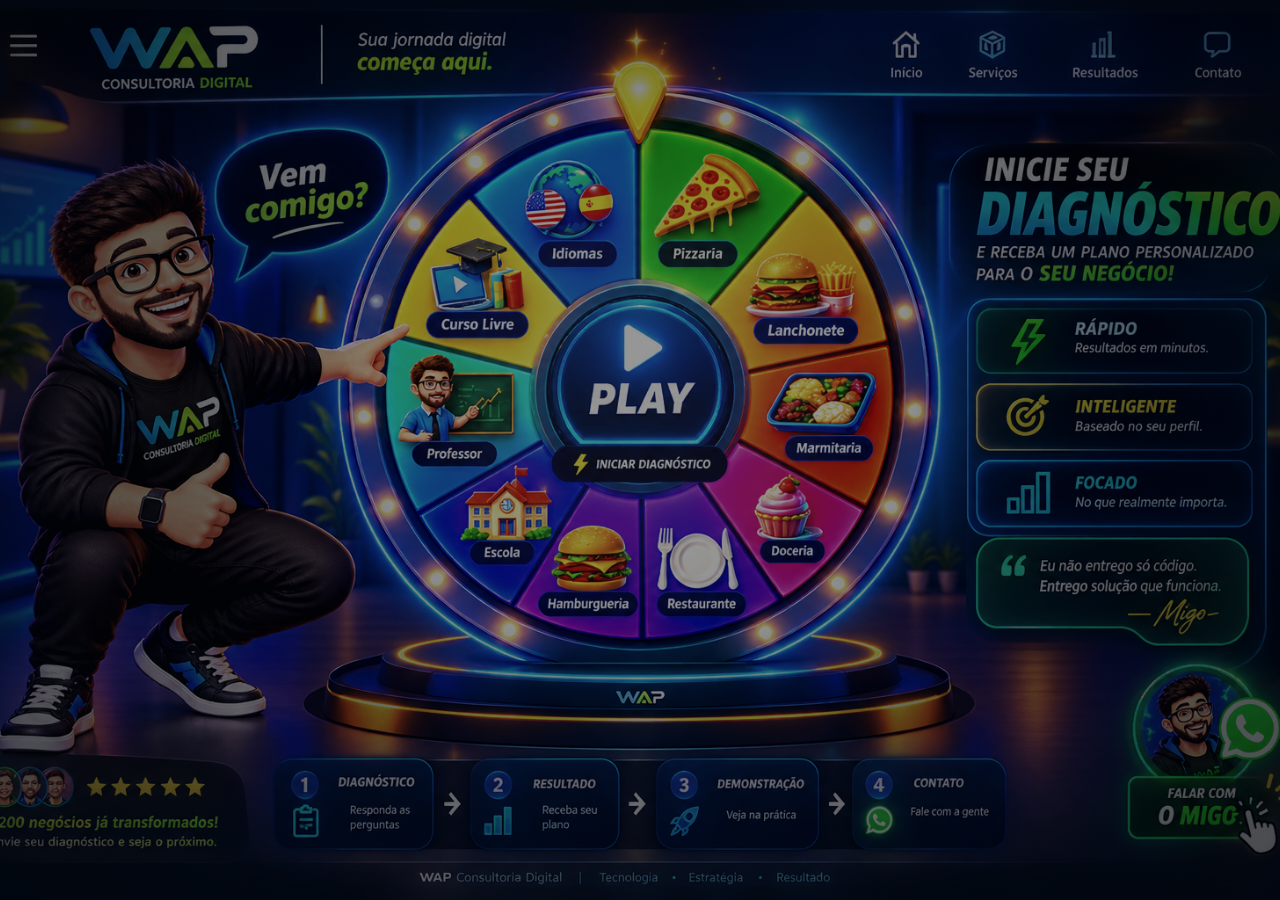
<file: index.html>
<!doctype html>
<html lang="pt-BR">
<head>
<meta charset="utf-8">
<meta name="viewport" content="width=device-width,initial-scale=1,viewport-fit=cover">
<meta name="theme-color" content="#020817">
<title>WAP — Experiência Inteligente</title>
<meta name="description" content="Diagnóstico interativo WAP: cenário, prioridades, demonstração e contato.">
<link rel="stylesheet" href="style.css">
</head>
<body>
<main id="app" class="app" data-view="intro" data-family="unknown">

  <!-- TELA 1 — REFERÊNCIA VISUAL APROVADA -->
  <section id="intro" class="view intro-view active" aria-label="Início">
    <div class="intro-image" aria-hidden="true"></div>
    <div class="intro-light-control" aria-hidden="true"></div>
    <button id="startBtn" class="play-target" type="button" aria-label="Iniciar diagnóstico">
      <span>Iniciar diagnóstico</span>
    </button>
  </section>

  <!-- SHELL ÚNICO DO JOGO. A GEOMETRIA NÃO MUDA ENTRE ESTADOS -->
  <section id="gameView" class="view game-view">
    <div class="game-bg" aria-hidden="true"></div>

    <header class="topbar">
      <div class="brand">
        <img src="assets/logo-wap.png" alt="WAP Consultoria Digital">
        <span class="brand-line"></span>
        <div class="brand-copy"><span>Sua jornada digital</span><b>começa aqui.</b></div>
      </div>
      <nav class="topnav" aria-label="Navegação WAP">
        <button type="button" data-home aria-label="Início"><svg viewBox="0 0 24 24"><path d="M3 11 12 3l9 8v9a1 1 0 0 1-1 1h-5v-7H9v7H4a1 1 0 0 1-1-1z"/></svg><small>Início</small></button>
        <button type="button" aria-label="Serviços"><svg viewBox="0 0 24 24"><path d="m12 3 8 4.5v9L12 21l-8-4.5v-9zm0 0v9m8-4.5-8 4.5-8-4.5"/></svg><small>Serviços</small></button>
        <button type="button" aria-label="Resultados"><svg viewBox="0 0 24 24"><path d="M5 20V9m7 11V4m7 16v-7"/></svg><small>Resultados</small></button>
        <button type="button" data-contact aria-label="Contato"><svg viewBox="0 0 24 24"><path d="M5 5h14a2 2 0 0 1 2 2v8a2 2 0 0 1-2 2h-7l-4 4v-4H5a2 2 0 0 1-2-2V7a2 2 0 0 1 2-2z"/></svg><small>Contato</small></button>
      </nav>
    </header>

    <div class="stage">
      <!-- ÁREA PRINCIPAL - apenas o conteúdo muda -->
      <section class="main-panel">

        <article id="questionScreen" class="screen active" data-screen="question">
          <div class="question-progress"><b id="qNumber">1</b><div id="qDots"></div></div>
          <span class="eyebrow">DIAGNÓSTICO</span>
          <h1 id="questionTitle">Qual é o principal objetivo do seu negócio hoje?</h1>
          <p id="questionHint" class="screen-help"></p>
          <div id="choices" class="choices"></div>
          <div class="screen-nav">
            <button id="questionBack" class="btn secondary" type="button">← Voltar</button>
            <span class="screen-status" id="questionStatus">Escolha uma opção</span>
            <button id="questionNext" class="btn primary" type="button" disabled>Avançar →</button>
          </div>
        </article>

        <article id="resultScreen" class="screen" data-screen="result">
          <span class="eyebrow">SEU DIAGNÓSTICO</span>
          <h1>Aqui está a <em>leitura do seu cenário</em></h1>
          <div id="signals" class="signal-layout"></div>
          <div class="recommendation">
            <span class="rec-icon">◎</span>
            <div><b>RECOMENDAÇÃO WAP</b><p id="recommendationText">Primeiro clareza. Depois tecnologia.</p></div>
          </div>
          <div class="screen-nav">
            <button class="btn secondary" data-back="question" type="button">← Voltar</button>
            <span class="screen-status">Leitura concluída</span>
            <button id="toDemo" class="btn primary" type="button">Avançar →</button>
          </div>
        </article>

        <article id="demoScreen" class="screen" data-screen="demo">
          <span class="eyebrow">DEMONSTRAÇÃO PERSONALIZADA</span>
          <h1 id="demoHeading"><em>Modelo funcional</em></h1>
          <p id="demoSub" class="screen-help centered"></p>

          <div id="demoProduct" class="demo-product"></div>

          <div id="demoFeatures" class="demo-features"></div>

          <div class="screen-nav">
            <button class="btn secondary" data-back="result" type="button">← Voltar</button>
            <span class="screen-status">Explore a solução indicada</span>
            <button id="toPlan" class="btn primary" type="button">Avançar →</button>
          </div>
        </article>

        <article id="planScreen" class="screen" data-screen="plan">
          <span class="eyebrow">PLANO DE AÇÃO</span>
          <h1>Seu cenário, prioridade e <em>próximo caminho</em></h1>
          <div class="plan-grid">
            <section><small>SEGMENTO</small><h2 id="planSegment">—</h2><p id="planSegmentText">—</p></section>
            <section><small>PRIORIDADE</small><h2 id="planPriority">—</h2><p id="planPriorityText">—</p></section>
            <section class="wide"><small>PRÓXIMO CAMINHO</small><h2 id="planNext">—</h2><p id="planNextText">—</p></section>
          </div>
          <div class="plan-actions">
            <a id="openModel" class="model-cta" href="#">
              <span class="model-cta-icon" id="modelIcon">▶</span>
              <span><b id="modelTitle">Ver demonstração funcional</b><small>O retorno para a WAP continua disponível.</small></span>
              <strong>↗</strong>
            </a>
          </div>
          <div class="screen-nav">
            <button class="btn secondary" data-back="demo" type="button">← Voltar</button>
            <span class="screen-status">Próximo: contato</span>
            <button id="toContact" class="btn primary" type="button">Avançar →</button>
          </div>
        </article>

        <article id="contactScreen" class="screen" data-screen="contact">
          <span class="eyebrow">CONTATO</span>
          <h1>Continue <em>exatamente de onde parou</em></h1>
          <p class="contact-lead">Seu segmento, respostas e prioridade já estão registrados nesta jornada.</p>
          <div class="contact-grid">
            <button id="waContact" class="contact-card wa" type="button">
              <span class="contact-symbol">✆</span><div><b>Fale com a WAP</b><small>Contato provisório enquanto ativamos o WhatsApp</small></div><strong>→</strong>
            </button>
            <a id="igContact" class="contact-card ig" href="#" target="_blank">
              <span class="contact-symbol">◎</span><div><b>Instagram</b><small>Conhecer a WAP</small></div><strong>→</strong>
            </a>
            <a id="fbContact" class="contact-card fb" href="#" target="_blank">
              <span class="contact-symbol">f</span><div><b>Facebook</b><small>Conhecer a WAP</small></div><strong>→</strong>
            </a>
          </div>

          <form id="leadForm" class="lead-form" hidden>
            <div class="lead-form-head"><div><span class="eyebrow">CONTATO WAP</span><h2>Deixe seu contato</h2><p>O WhatsApp está em ativação. Sua mensagem será preparada para envio por e-mail.</p></div><button id="closeLeadForm" type="button" aria-label="Fechar formulário">×</button></div>
            <div class="lead-fields">
              <label>Nome<input id="leadName" name="name" required autocomplete="name" placeholder="Seu nome"></label>
              <label>WhatsApp / telefone<input id="leadPhone" name="phone" autocomplete="tel" placeholder="(11) 99999-9999"></label>
              <label>E-mail<input id="leadEmail" name="email" type="email" autocomplete="email" placeholder="voce@email.com"></label>
              <label class="wide">Como podemos ajudar?<textarea id="leadMessage" name="message" required rows="3" placeholder="Conte rapidamente o que você procura"></textarea></label>
            </div>
            <div class="lead-actions"><small>Canal provisório até a ativação do WhatsApp.</small><button class="btn primary" type="submit">Enviar contato →</button></div>
          </form>
          <div class="contact-summary" id="contactSummary"></div>
          <div class="screen-nav">
            <button class="btn secondary" data-back="plan" type="button">← Voltar</button>
            <span class="screen-status">Jornada concluída</span>
            <button id="restart" class="btn primary" type="button">Recomeçar</button>
          </div>
        </article>
      </section>

      <!-- SUA JORNADA - SEMPRE VISÍVEL -->
      <aside class="journey-panel">
        <span class="eyebrow">SUA JORNADA</span>
        <div class="journey-progress">
          <div class="progress-ring" id="progressRing"><b id="progressPercent">20%</b></div>
          <div><span>Progresso do diagnóstico</span><strong id="progressLabel">1 de 6 etapas</strong></div>
        </div>
        <h3 id="journeyHeading">O QUE VEM POR AÍ</h3>
        <ol id="journeySteps">
          <li data-step="1"><b>1</b><span>Entender seu cenário<small>Perguntas inteligentes</small></span></li>
          <li data-step="2"><b>2</b><span>Leitura estratégica</span></li>
          <li data-step="3"><b>3</b><span>Resultado e prioridades</span></li>
          <li data-step="4"><b>4</b><span>Demonstração personalizada</span></li>
          <li data-step="5"><b>5</b><span>Plano de ação</span></li>
          <li data-step="6"><b>6</b><span>Contato</span></li>
        </ol>
        <div class="journey-tip">
          <span>💡</span>
          <div><b>DICA DO CONSULTOR</b><p id="journeyTip">Responda com sinceridade para receber uma leitura útil.</p></div>
        </div>
      </aside>
    </div>

    <!-- HUD INFERIOR - SEMPRE VISÍVEL -->
    <footer class="hud">
      <div class="hud-flow">
        <button data-jump="question"><b>1</b><span>DIAGNÓSTICO<small>Responda às perguntas</small></span></button>
        <i>→</i>
        <button data-jump="result"><b>2</b><span>RESULTADO<small>Receba sua leitura</small></span></button>
        <i>→</i>
        <button data-jump="demo"><b>3</b><span>DEMONSTRAÇÃO<small>Veja na prática</small></span></button>
        <i>→</i>
        <button data-jump="contact"><b>4</b><span>CONTATO<small>Fale com a gente</small></span></button>
      </div>
      <div class="social-dock" aria-label="Canais WAP">
        <a id="waDock" class="social wa" href="#" target="_blank" aria-label="WhatsApp"><svg viewBox="0 0 24 24"><path d="M20 11.5a8 8 0 0 1-11.8 7L4 20l1.5-4.1A8 8 0 1 1 20 11.5Z"/><path d="M9 8.5c.5 2.8 2.1 4.4 4.8 5"/></svg></a>
        <a id="igDock" class="social ig" href="#" target="_blank" aria-label="Instagram"><svg viewBox="0 0 24 24"><rect x="4" y="4" width="16" height="16" rx="5"/><circle cx="12" cy="12" r="4"/><circle cx="17" cy="7" r="1"/></svg></a>
        <a id="fbDock" class="social fb" href="#" target="_blank" aria-label="Facebook">f</a>
      </div>
    </footer>
  </section>

  <div id="toast" class="toast" aria-live="polite"></div>
</main>
<script src="config.js"></script>
<script src="prospects.js"></script>
<script src="script.js"></script>
</body>
</html>
</file>
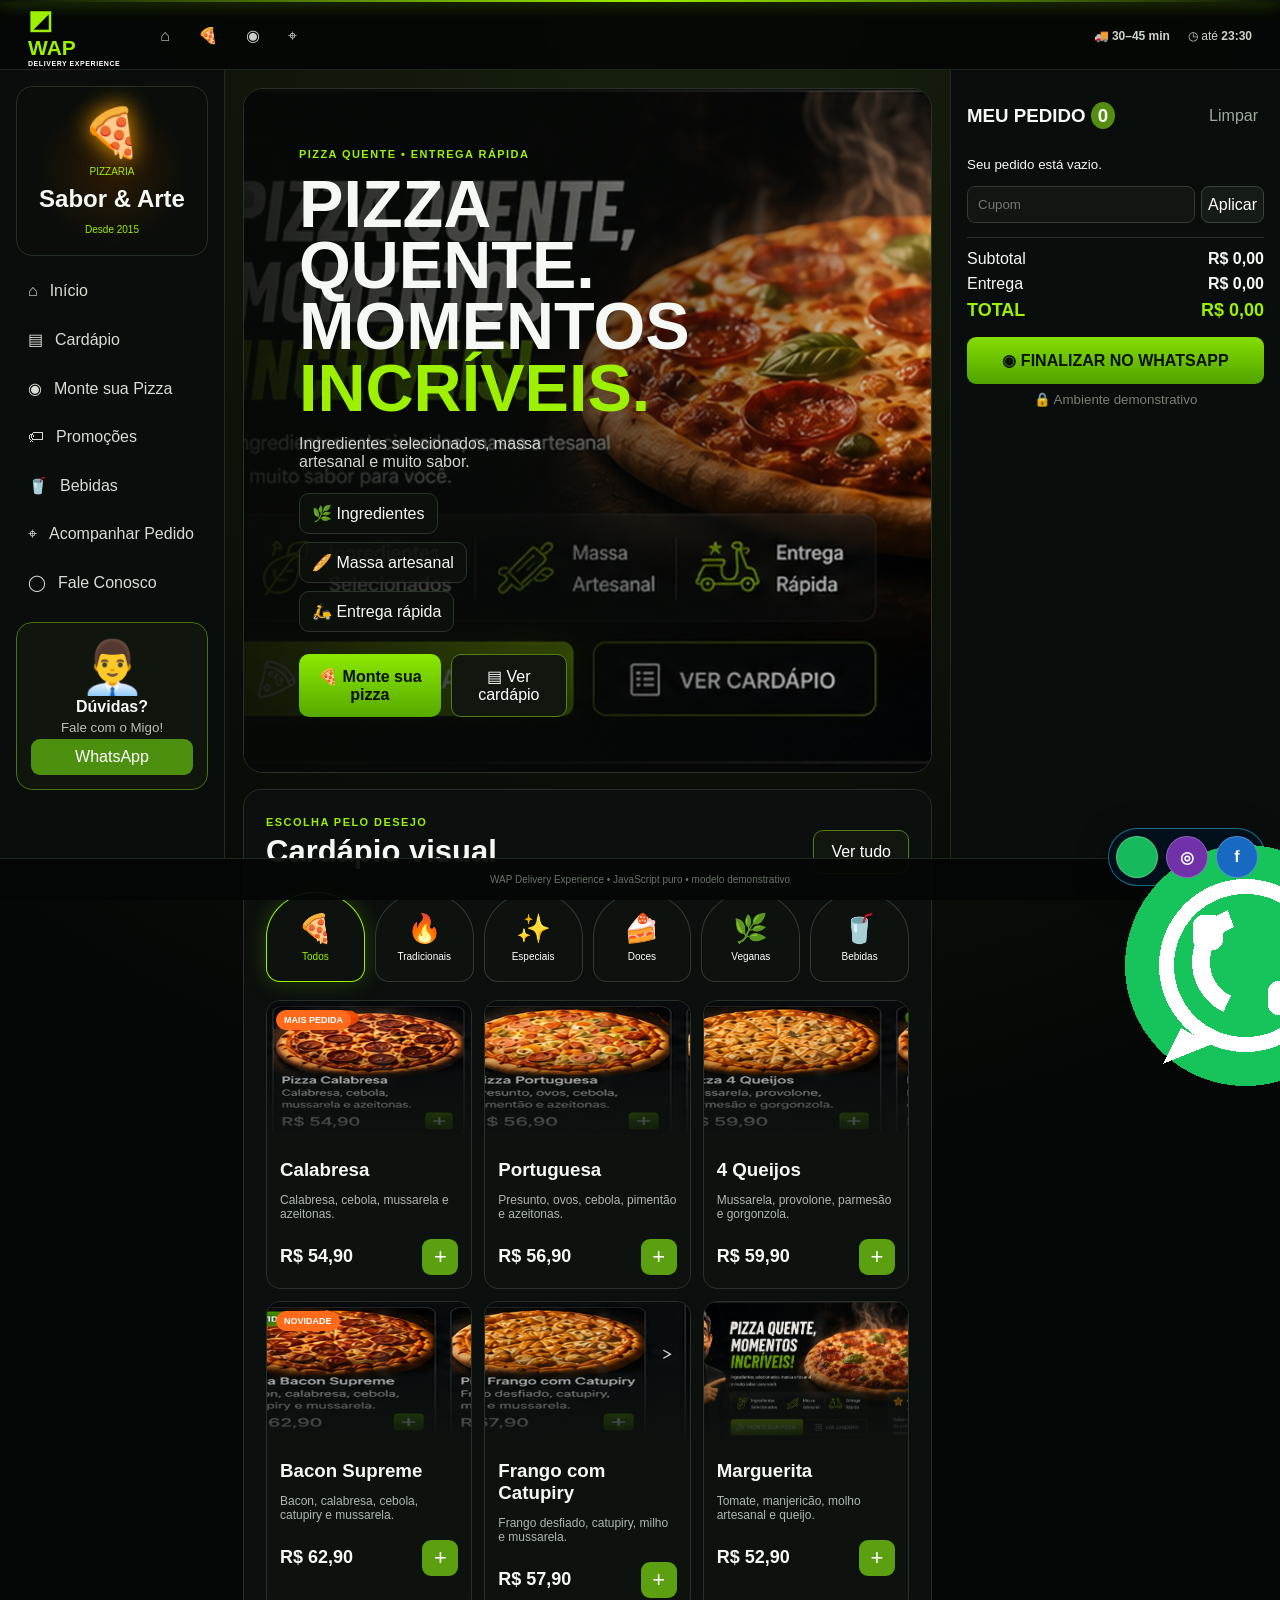
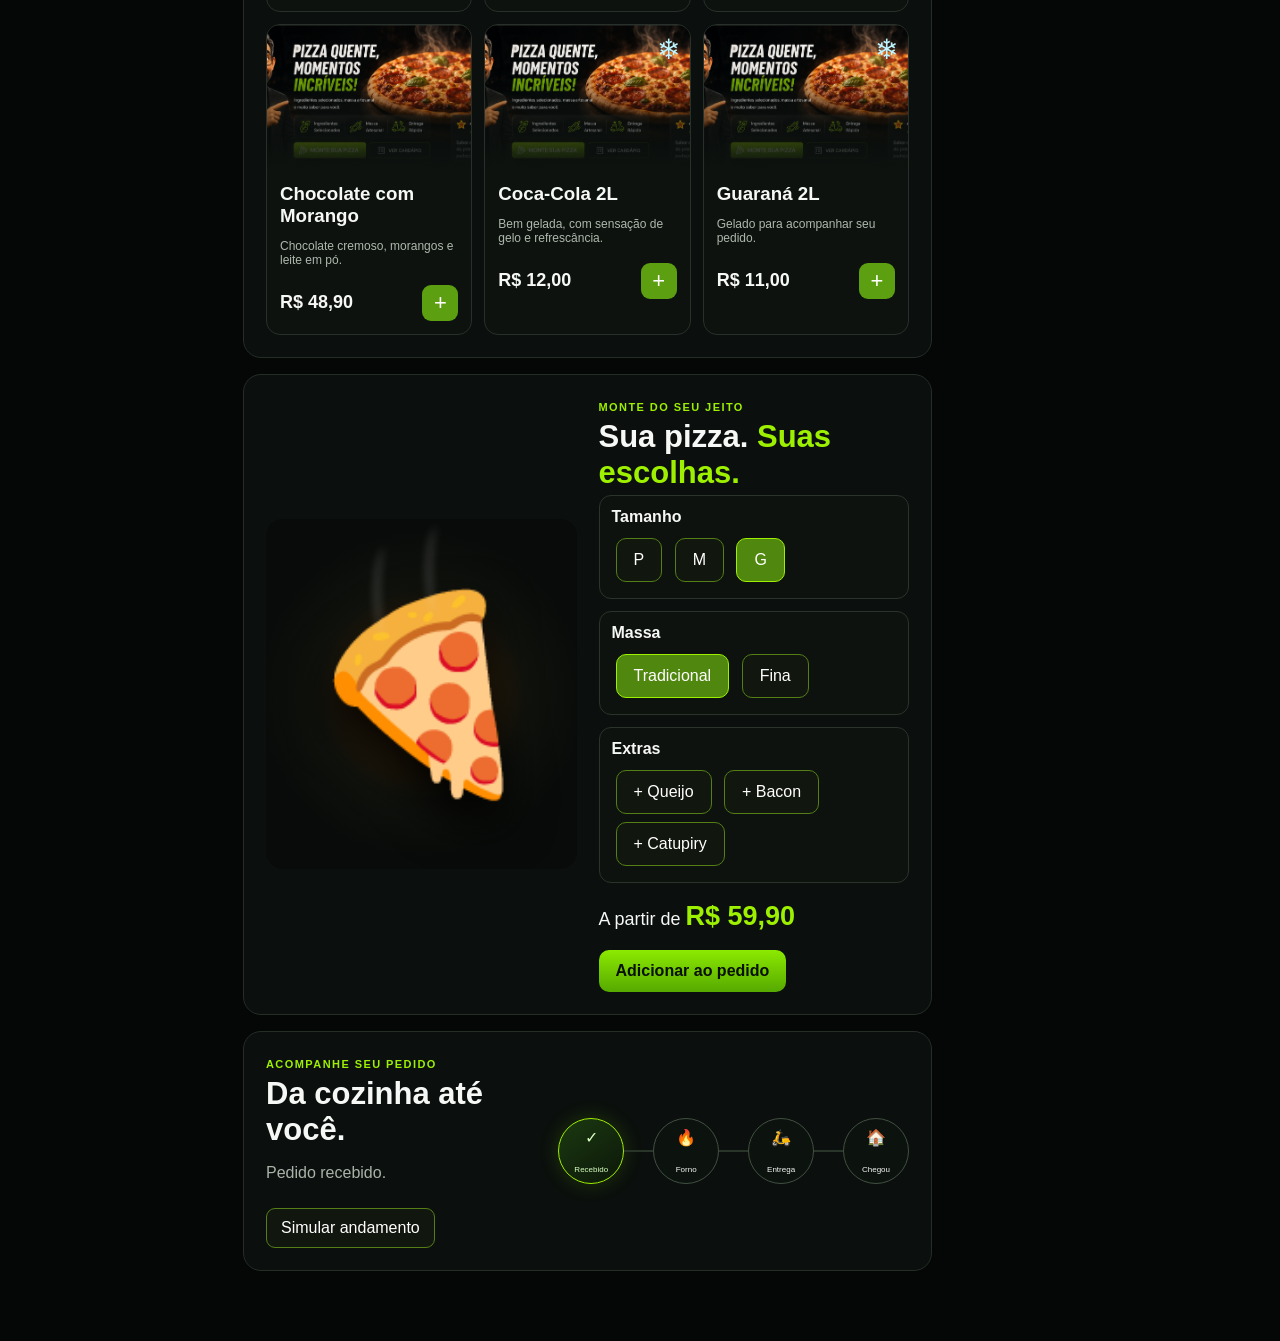
<file: modulos/delivery/index.html>
<!doctype html>
<html lang="pt-BR">
<head>
  <meta charset="utf-8">
  <meta name="viewport" content="width=device-width,initial-scale=1">
  <meta name="theme-color" content="#070907">
  <title>WAP Delivery Experience | Pizzaria</title>
  <meta name="description" content="Modelo funcional de pizzaria em JavaScript com cardápio, carrinho, monte sua pizza, rastreamento e WhatsApp.">
  <link rel="manifest" href="manifest.webmanifest">
  <link rel="stylesheet" href="style.css">
</head>
<body>
<div class="top-glow"></div>

<header class="topbar">
  <div class="brand">
    <span class="mark">◩</span>
    <div>WAP <small>DELIVERY EXPERIENCE</small></div>
  </div>

  <nav aria-label="Navegação principal">
    <button data-scroll="home" title="Início">⌂</button>
    <button data-scroll="menu" title="Cardápio">🍕</button>
    <button data-scroll="builder" title="Monte sua pizza">◉</button>
    <button data-scroll="track" title="Acompanhe seu pedido">⌖</button>
  </nav>

  <div class="status">
    <span>🚚 <b id="deliveryTime">30–45 min</b></span>
    <span>◷ até <b id="openUntil">23:30</b></span>
  </div>
</header>

<aside class="sidebar">
  <div class="restaurant">
    <div class="pizza-neon">🍕</div>
    <small>PIZZARIA</small>
    <h2 id="restaurantName">Sabor & Arte</h2>
    <span id="restaurantSince">Desde 2015</span>
  </div>

  <div class="side-links">
    <button data-scroll="home">⌂ <span>Início</span></button>
    <button data-scroll="menu">▤ <span>Cardápio</span></button>
    <button data-scroll="builder">◉ <span>Monte sua Pizza</span></button>
    <button data-filter="promocoes">🏷 <span>Promoções</span></button>
    <button data-filter="bebidas">🥤 <span>Bebidas</span></button>
    <button data-scroll="track">⌖ <span>Acompanhar Pedido</span></button>
    <button id="openContact">◯ <span>Fale Conosco</span></button>
  </div>

  <div class="migo-help">
    <div class="migo">👨‍💼</div>
    <b>Dúvidas?</b>
    <small>Fale com o Migo!</small>
    <button id="migoWhatsapp">WhatsApp</button>
  </div>
</aside>

<main>
  <section id="home" class="hero">
    <div class="hero-bg"></div>

    <div class="hero-copy">
      <label>PIZZA QUENTE • ENTREGA RÁPIDA</label>
      <h1 id="heroTitle">Pizza quente.<br>Momentos <strong>incríveis.</strong></h1>
      <p>Ingredientes selecionados, massa artesanal e muito sabor.</p>

      <div class="hero-badges">
        <span>🌿 Ingredientes</span>
        <span>🥖 Massa artesanal</span>
        <span>🛵 Entrega rápida</span>
      </div>

      <div class="hero-actions">
        <button data-scroll="builder" class="primary">🍕 Monte sua pizza</button>
        <button data-scroll="menu">▤ Ver cardápio</button>
      </div>
    </div>

    <div class="hero-food" aria-hidden="true">
      <div class="steam s1"></div>
      <div class="steam s2"></div>
      <div class="steam s3"></div>
    </div>
  </section>

  <section class="categories" id="menu">
    <div class="section-title">
      <div>
        <label>ESCOLHA PELO DESEJO</label>
        <h2>Cardápio visual</h2>
      </div>
      <button data-filter="all">Ver tudo</button>
    </div>

    <div class="category-icons" aria-label="Categorias">
      <button class="active" data-filter="all">🍕<span>Todos</span></button>
      <button data-filter="tradicionais">🔥<span>Tradicionais</span></button>
      <button data-filter="especiais">✨<span>Especiais</span></button>
      <button data-filter="doces">🍰<span>Doces</span></button>
      <button data-filter="veganas">🌿<span>Veganas</span></button>
      <button data-filter="bebidas">🥤<span>Bebidas</span></button>
    </div>

    <div id="productsGrid" class="products"></div>
  </section>

  <section id="builder" class="builder">
    <div class="builder-visual">
      <div class="pizza-build" id="pizzaBuild">🍕</div>
      <div class="steam s1"></div>
      <div class="steam s2"></div>
    </div>

    <div class="builder-panel">
      <label>MONTE DO SEU JEITO</label>
      <h2>Sua pizza. <strong>Suas escolhas.</strong></h2>

      <div class="builder-options">
        <div>
          <b>Tamanho</b>
          <button data-size="39.9">P</button>
          <button data-size="49.9">M</button>
          <button data-size="59.9" class="selected">G</button>
        </div>
        <div>
          <b>Massa</b>
          <button data-dough="Tradicional" class="selected">Tradicional</button>
          <button data-dough="Fina">Fina</button>
        </div>
        <div>
          <b>Extras</b>
          <button data-extra="5">+ Queijo</button>
          <button data-extra="6">+ Bacon</button>
          <button data-extra="4">+ Catupiry</button>
        </div>
      </div>

      <div class="builder-total">A partir de <strong id="builderPrice">R$ 59,90</strong></div>
      <button class="primary" id="addCustom">Adicionar ao pedido</button>
    </div>
  </section>

  <section id="track" class="tracking">
    <div>
      <label>ACOMPANHE SEU PEDIDO</label>
      <h2>Da cozinha até você.</h2>
      <p id="trackingText">Pedido ainda não finalizado.</p>
      <button id="simulateTracking">Simular andamento</button>
    </div>

    <div class="track-line" id="trackLine">
      <span class="done">✓<small>Recebido</small></span>
      <i></i>
      <span>🔥<small>Forno</small></span>
      <i></i>
      <span>🛵<small>Entrega</small></span>
      <i></i>
      <span>🏠<small>Chegou</small></span>
    </div>
  </section>
</main>

<aside class="cart" aria-label="Carrinho">
  <div class="cart-head">
    <h3>MEU PEDIDO <b id="cartCount">0</b></h3>
    <button id="clearCart">Limpar</button>
  </div>

  <div id="cartItems" class="cart-items"></div>

  <div class="coupon">
    <input id="coupon" placeholder="Cupom">
    <button id="applyCoupon">Aplicar</button>
  </div>

  <div class="totals">
    <span>Subtotal <b id="subtotal">R$ 0,00</b></span>
    <span>Entrega <b id="deliveryFee">R$ 6,00</b></span>
    <strong>TOTAL <b id="total">R$ 0,00</b></strong>
  </div>

  <button id="checkout" class="checkout">◉ FINALIZAR NO WHATSAPP</button>
  <small class="secure">🔒 Ambiente demonstrativo</small>
</aside>

<div id="toast" class="toast" role="status" aria-live="polite"></div>

<div id="modal" class="modal" aria-hidden="true">
  <div class="modal-card">
    <button id="closeModal" aria-label="Fechar">×</button>
    <div class="cold-scene" aria-hidden="true">
      🥤
      <span class="bubble b1"></span>
      <span class="bubble b2"></span>
      <span class="bubble b3"></span>
      <i>❄</i>
    </div>
    <h2>Fale com o Migo</h2>
    <p>Quer adaptar este delivery para sua pizzaria?</p>
    <button id="modalWhatsapp" class="primary">Abrir WhatsApp</button>
  </div>
</div>

<footer>WAP Delivery Experience • JavaScript puro • modelo demonstrativo</footer>

<script src="config.js"></script>
<script src="products.js"></script>
<script src="script.js"></script>

<script src="../../config.js"></script>
<script src="../../module-contact.js"></script>
</body>
</html>
</file>
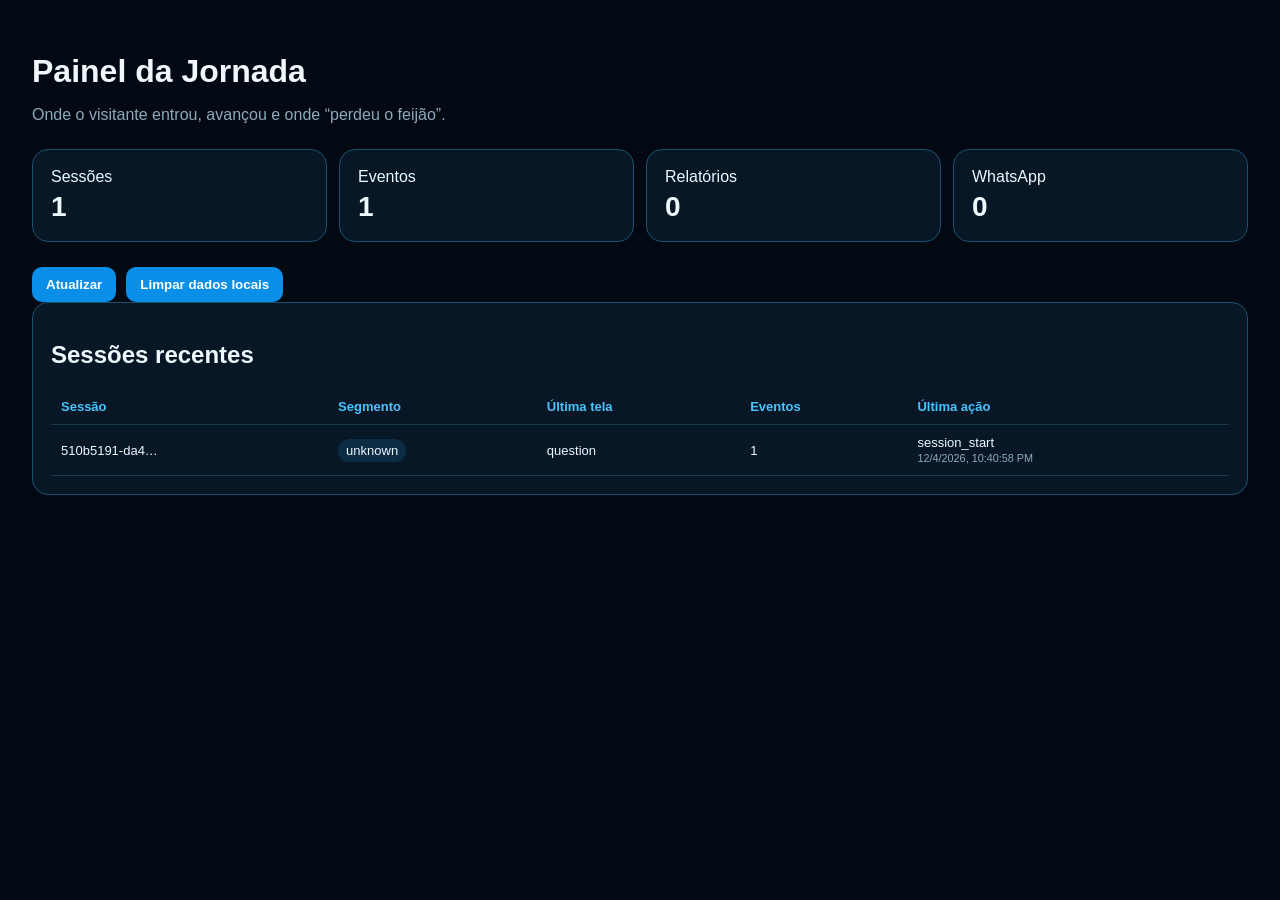
<file: admin.html>
<!doctype html>
<html lang="pt-BR">
<head><meta charset="utf-8"><meta name="viewport" content="width=device-width,initial-scale=1">
<title>WAP — Painel da Jornada</title>
<style>
body{margin:0;background:#020913;color:#eef8ff;font-family:Arial,sans-serif;padding:32px}h1{margin-bottom:4px}.muted{color:#8da9ba}.cards{display:grid;grid-template-columns:repeat(4,1fr);gap:12px;margin:25px 0}.card,.box{background:#071725;border:1px solid #185171;border-radius:16px;padding:18px}.card b{font-size:28px;display:block;margin-top:5px}.toolbar{display:flex;gap:10px;flex-wrap:wrap}.toolbar button{background:#0a8fe8;color:white;border:0;border-radius:10px;padding:10px 14px;font-weight:700;cursor:pointer}table{width:100%;border-collapse:collapse;margin-top:15px;font-size:13px}th,td{padding:10px;border-bottom:1px solid #17384d;text-align:left}th{color:#48c4ff}.tag{padding:4px 8px;border-radius:20px;background:#0b2c43}.danger{color:#ffaf50}@media(max-width:850px){.cards{grid-template-columns:1fr 1fr}.box{overflow:auto}}
</style></head>
<body>
<h1>Painel da Jornada</h1><p class="muted">Onde o visitante entrou, avançou e onde “perdeu o feijão”.</p>
<div class="cards">
  <div class="card"><span>Sessões</span><b id="sessions">0</b></div>
  <div class="card"><span>Eventos</span><b id="eventsCount">0</b></div>
  <div class="card"><span>Relatórios</span><b id="reports">0</b></div>
  <div class="card"><span>WhatsApp</span><b id="wa">0</b></div>
</div>
<div class="toolbar"><button onclick="render()">Atualizar</button><button onclick="clearData()">Limpar dados locais</button></div>
<div class="box">
  <h2>Sessões recentes</h2>
  <table><thead><tr><th>Sessão</th><th>Segmento</th><th>Última tela</th><th>Eventos</th><th>Última ação</th></tr></thead><tbody id="rows"></tbody></table>
</div>
<script>
function getEvents(){try{return JSON.parse(localStorage.getItem('wap_journey_events')||'[]')}catch(e){return[]}}
function render(){
 const ev=getEvents(), map={};
 ev.forEach(e=>{map[e.session]??={id:e.session,segment:e.segment,last:e.screen,count:0,ts:e.ts,type:e.type};map[e.session].count++;map[e.session].last=e.screen;map[e.session].ts=e.ts;map[e.session].type=e.type;map[e.session].segment=e.segment});
 const sessions=Object.values(map).sort((a,b)=>b.ts.localeCompare(a.ts));
 document.querySelector('#sessions').textContent=sessions.length;
 document.querySelector('#eventsCount').textContent=ev.length;
 document.querySelector('#reports').textContent=ev.filter(e=>e.type==='report_generated').length;
 document.querySelector('#wa').textContent=ev.filter(e=>e.type==='whatsapp_click').length;
 document.querySelector('#rows').innerHTML=sessions.map(s=>`<tr><td>${s.id.slice(0,12)}…</td><td><span class="tag">${s.segment}</span></td><td>${s.last}</td><td>${s.count}</td><td>${s.type}<br><small class="muted">${new Date(s.ts).toLocaleString()}</small></td></tr>`).join('')||'<tr><td colspan="5" class="danger">Nenhuma jornada registrada neste navegador.</td></tr>';
}
function clearData(){if(confirm('Limpar os dados locais de jornada?')){localStorage.removeItem('wap_journey_events');render()}}
render();
</script>
</body></html>
</file>
<file: style.css>
*{box-sizing:border-box}
:root{--bg:#020817;--panel:#061628;--panel2:#04101e;--cyan:#25d7ff;--blue:#148cff;--green:#72ff2d;--orange:#ff6226;--yellow:#ffd52d;--text:#f7fbff;--muted:#a6b8c5;--line:#0e79a9;--header:54px;--footer:56px;--gap:7px}
html,body{margin:0;width:100%;height:100%;overflow:hidden;background:#01050c;color:var(--text);font-family:Inter,system-ui,-apple-system,"Segoe UI",Arial,sans-serif}button,a{font:inherit}.app,.view{position:fixed;inset:0;width:100vw;height:100dvh;overflow:hidden}.view{display:none}.view.active{display:block}
/* TELA 1: arte aprovada, com luz controlada para a roleta dominar */
.intro-view{background:#010711}.intro-image{position:absolute;inset:0;background:url("assets/layout-inicio-aprovado.png") center/cover no-repeat;filter:brightness(.58) saturate(.74) contrast(1.03)}.intro-light-control{position:absolute;inset:0;pointer-events:none;background:radial-gradient(circle at 50.2% 43%,rgba(255,255,255,.04) 0 19%,rgba(0,0,0,0) 31%,rgba(0,7,18,.26) 48%,rgba(0,5,14,.52) 100%)}.play-target{position:absolute;left:50.2%;top:43.2%;transform:translate(-50%,-50%);width:14vw;min-width:72px;max-width:190px;aspect-ratio:1;border:0;border-radius:50%;background:transparent;color:transparent;cursor:pointer}.play-target:hover{filter:drop-shadow(0 0 22px rgba(38,218,255,.95))}.play-target:focus-visible{outline:3px solid #6ceaff;outline-offset:6px}
/* JOGO: cenário único, sem painel azul chapado */
.game-view{display:none;grid-template-rows:var(--header) minmax(0,1fr) var(--footer);gap:var(--gap);padding:6px 7px;background:#010711}.game-view.active{display:grid}.game-bg{position:absolute;inset:0;z-index:-3;background:radial-gradient(circle at 12% 26%,rgba(255,121,24,.13),transparent 21%),radial-gradient(circle at 88% 30%,rgba(42,142,255,.16),transparent 24%),radial-gradient(circle at 50% 48%,rgba(0,173,255,.15),transparent 33%),linear-gradient(130deg,#020711 0%,#031326 48%,#010711 100%)}.game-bg:before{content:"";position:absolute;inset:0;background:linear-gradient(rgba(37,185,255,.045) 1px,transparent 1px),linear-gradient(90deg,rgba(37,185,255,.045) 1px,transparent 1px);background-size:42px 42px;mask-image:linear-gradient(to bottom,transparent,#000 16%,#000 86%,transparent)}.game-bg:after{content:"";position:absolute;left:2%;right:2%;bottom:10%;height:17%;border-radius:50%;border:1px solid rgba(0,197,255,.12);transform:perspective(700px) rotateX(72deg);box-shadow:0 0 44px rgba(0,174,255,.09),inset 0 0 32px rgba(0,174,255,.05)}
.topbar{grid-row:1;display:flex;align-items:center;justify-content:space-between;padding:0 14px;border:1px solid rgba(39,180,235,.62);border-radius:15px;background:linear-gradient(90deg,rgba(2,8,20,.96),rgba(3,18,38,.91));box-shadow:0 7px 24px rgba(0,0,0,.28),0 0 22px rgba(0,130,220,.07)}.brand{display:flex;align-items:center;gap:10px;height:100%}.brand img{width:80px;height:38px;object-fit:contain}.brand-line{width:1px;height:28px;background:#a7bcc9}.brand-copy{display:grid;line-height:1.02}.brand-copy span{font-size:9px;font-style:italic}.brand-copy b{font-size:12px;font-style:italic;color:var(--green)}.topnav{display:flex;height:100%;gap:8px}.topnav button{width:42px;border:0;background:transparent;color:#fff;display:grid;place-items:center;align-content:center;gap:1px;cursor:pointer}.topnav svg{width:18px;height:18px;fill:none;stroke:#74ceff;stroke-width:1.9}.topnav small{font-size:6px}
.stage{grid-row:2;min-height:0;display:grid;grid-template-columns:minmax(0,1fr) 182px;gap:7px}.main-panel,.journey-panel{min-height:0;border:1px solid rgba(40,174,228,.62);border-radius:15px;background:linear-gradient(155deg,rgba(4,22,40,.91),rgba(2,10,22,.93));box-shadow:0 14px 42px rgba(0,0,0,.26),inset 0 0 28px rgba(0,152,223,.025);backdrop-filter:blur(8px)}.main-panel{overflow:hidden;position:relative}.screen{position:absolute;inset:9px 10px;display:none;min-height:0}.screen.active{display:grid}.screen[data-screen="question"]{grid-template-rows:18px 13px auto 14px minmax(0,1fr) 38px;gap:3px}.screen[data-screen="result"]{grid-template-rows:13px auto minmax(0,1fr) 47px 38px;gap:5px}.screen[data-screen="demo"]{grid-template-rows:13px auto 13px minmax(0,1fr) 46px 38px;gap:4px}.screen[data-screen="plan"]{grid-template-rows:13px auto minmax(0,1fr) 58px 38px;gap:5px}.screen[data-screen="contact"]{grid-template-rows:13px auto auto minmax(0,1fr) 38px;gap:6px}.eyebrow{font-size:7px;letter-spacing:.15em;color:var(--cyan);font-weight:900}.screen h1{font-size:18px;line-height:1.03;margin:0;color:#fff;font-weight:850}.screen h1 em{font-style:normal;color:var(--cyan)}.screen-help{font-size:6.5px;color:var(--muted);margin:0;line-height:1.2}.screen-help.centered{text-align:center}
.question-progress{display:flex;justify-content:center;align-items:center;gap:5px}.question-progress>b{width:17px;height:17px;border-radius:50%;display:grid;place-items:center;background:#138dec;font-size:7px;box-shadow:0 0 10px rgba(19,141,236,.4)}.question-progress>div{display:flex;gap:5px}.question-progress i{width:5px;height:5px;border-radius:50%;background:#17344d;border:1px solid #3e6784}.question-progress i.active{background:#22d0ff;box-shadow:0 0 8px #22d0ff}.screen[data-screen="question"] h1{text-align:center}.choices{display:grid;grid-template-columns:repeat(2,minmax(0,1fr));grid-auto-rows:1fr;gap:6px;min-height:0}.choices[data-count="3"]{grid-template-columns:repeat(3,minmax(0,1fr));grid-template-rows:1fr}.choice{border:1px solid #315f81;border-radius:11px;background:linear-gradient(145deg,rgba(7,28,49,.98),rgba(4,15,29,.98));color:#fff;display:flex;flex-direction:column;align-items:center;justify-content:center;gap:5px;padding:6px;text-align:center;cursor:pointer;min-height:0;transition:.16s;box-shadow:inset 0 1px rgba(255,255,255,.035)}.choice:hover,.choice.selected{transform:translateY(-2px);border-color:#2bd9ff;box-shadow:0 0 18px rgba(0,183,255,.16),inset 0 0 18px rgba(0,163,224,.04)}.choice.selected{background:linear-gradient(145deg,#0b3150,#06182a)}.choice-icon{width:38px;height:38px;min-width:38px;border-radius:12px;display:grid;place-items:center;background:linear-gradient(145deg,rgba(25,192,255,.22),rgba(79,255,155,.07));border:1px solid rgba(48,202,246,.43);box-shadow:0 0 14px rgba(0,180,255,.08)}.choice-icon svg{width:24px;height:24px;fill:none;stroke:currentColor;stroke-width:1.9;stroke-linecap:round;stroke-linejoin:round}.choice:nth-child(6n+1) .choice-icon{color:#75ff2d}.choice:nth-child(6n+2) .choice-icon{color:#ffd82e}.choice:nth-child(6n+3) .choice-icon{color:#34a9ff}.choice:nth-child(6n+4) .choice-icon{color:#d44cff}.choice:nth-child(6n+5) .choice-icon{color:#ff8c2a}.choice:nth-child(6n+6) .choice-icon{color:#29e7ff}.choice b{font-size:9px;line-height:1.05}.choice small{display:block;font-size:5.5px;color:#9db2c1;margin-top:2px;line-height:1.1}
.screen-nav{display:grid;grid-template-columns:92px 1fr 105px;gap:8px;align-items:center}.btn{height:34px;border-radius:9px;font-weight:800;font-size:8px;cursor:pointer}.btn.secondary{border:1px solid #406b88;background:#071725;color:#fff}.btn.primary{border:1px solid #3bbdff;background:linear-gradient(180deg,#188eff,#1557e8);color:#fff;box-shadow:0 0 16px rgba(20,124,255,.24)}.btn:disabled{opacity:.3;filter:grayscale(.6);cursor:not-allowed}.screen-status{font-size:5.8px;color:#839ead;text-align:center}
/* Jornada - mais visual e menos painel administrativo */
.journey-panel{padding:9px 8px;display:grid;grid-template-rows:12px 52px 11px minmax(0,1fr) 45px;gap:4px;overflow:hidden}.journey-progress{border:1px solid #194b6c;border-radius:11px;background:linear-gradient(145deg,#07182d,#061225);display:grid;grid-template-columns:40px 1fr;gap:7px;align-items:center;padding:5px 6px}.progress-ring{--progress:20;width:37px;height:37px;border-radius:50%;display:grid;place-items:center;position:relative;background:conic-gradient(#25d1ff calc(var(--progress)*1%),#17344f 0);box-shadow:0 0 14px rgba(0,192,255,.08)}.progress-ring:after{content:"";position:absolute;inset:5px;border-radius:50%;background:#061426}.progress-ring b{position:relative;z-index:1;font-size:8px}.journey-progress span{font-size:5.8px}.journey-progress strong{display:block;color:#24d8ff;font-size:7.5px;margin-top:2px}.journey-panel h3{font-size:6px;color:#2bd9ff;margin:0;align-self:end}.journey-panel ol{list-style:none;padding:0;margin:0;display:grid;grid-template-rows:repeat(6,minmax(25px,1fr));gap:3px;min-height:0}.journey-panel li{border:1px solid #173a55;border-radius:8px;background:linear-gradient(90deg,#071629,#061321);display:flex;align-items:center;gap:6px;padding:3px 5px;min-height:0}.journey-panel li>b{width:20px;height:20px;min-width:20px;border-radius:50%;display:grid;place-items:center;background:#162b43;color:#b0c1cd;font-size:7px}.journey-panel li span{font-size:6px}.journey-panel li small{display:none}.journey-panel li.current{border-color:#168fd2;background:linear-gradient(90deg,#0b345d,#071729)}.journey-panel li.current>b{background:#158df0;color:#fff;box-shadow:0 0 10px rgba(21,141,240,.4)}.journey-panel li.done>b{background:#078459;color:#80ffc0}.journey-tip{border:1px solid #0b93ac;border-radius:10px;background:linear-gradient(145deg,#041b2b,#031521);padding:5px;display:flex;gap:5px;overflow:hidden}.journey-tip>span{font-size:13px}.journey-tip b{font-size:6px;color:#2bdcff}.journey-tip p{font-size:5.2px;color:#c5d3dc;line-height:1.1;margin:1px 0}
/* HUD visual */
.hud{grid-row:3;display:flex;align-items:center;justify-content:space-between;gap:8px;padding:0 2px}.hud-flow{height:100%;display:flex;align-items:center;gap:4px}.hud-flow button{width:87px;height:46px;border:1px solid #175c8f;border-radius:11px;background:linear-gradient(145deg,#07182c,#051223);color:#fff;display:grid;grid-template-columns:21px 1fr;gap:5px;align-items:center;text-align:left;padding:5px;cursor:pointer}.hud-flow button b{width:21px;height:21px;border-radius:50%;background:#1a5dc0;display:grid;place-items:center;font-size:7px}.hud-flow button span{font-size:5.8px;font-weight:800}.hud-flow button small{display:none}.hud-flow button.active{border-color:#20a6ff;box-shadow:0 0 15px rgba(0,142,255,.16)}.hud-flow i{font-style:normal;font-size:11px}.social-dock{display:flex;gap:6px}.social{width:34px;height:34px;border-radius:50%;display:grid;place-items:center;text-decoration:none;color:#fff;border:1px solid rgba(255,255,255,.55);transition:.16s;box-shadow:0 5px 15px rgba(0,0,0,.25)}.social:hover{transform:translateY(-3px) scale(1.07)}.social svg{width:17px;height:17px;fill:none;stroke:#fff;stroke-width:2}.social.wa{background:linear-gradient(145deg,#25dc73,#079449)}.social.ig{background:linear-gradient(145deg,#ff3f82,#9338d8 55%,#f49a22)}.social.fb{background:linear-gradient(145deg,#2b9cff,#1456bd);font-weight:900;font-size:16px}
/* Resultado */
.signal-layout{display:grid;grid-template-columns:1.08fr .92fr;gap:7px;min-height:0}.signal-group{border:1px solid #2b526b;border-radius:11px;padding:7px;display:grid;gap:4px;min-height:0;overflow:hidden;background:linear-gradient(145deg,rgba(7,26,44,.72),rgba(3,14,27,.76))}.signal-group.good{border-color:#266a42}.signal-group h3{font-size:7px;margin:0}.signal-group.need h3{color:#ff5c23}.signal-group.good h3{color:#75ff2f}.signal{display:flex;align-items:center;gap:6px;min-height:0}.signal-icon{width:27px;height:27px;min-width:27px;border-radius:50%;display:grid;place-items:center;border:1px solid currentColor}.signal-icon svg{width:15px;height:15px;fill:none;stroke:currentColor;stroke-width:1.9;stroke-linecap:round;stroke-linejoin:round}.signal.need{color:#ff6425}.signal.good{color:#70ff2d}.signal-content{color:#fff;min-width:0}.signal-content b{font-size:7px}.signal-content p{font-size:5.3px;color:#a2b5c2;margin:1px 0;line-height:1.12}.recommendation{border:1px solid #b34c20;border-radius:10px;background:linear-gradient(90deg,rgba(40,18,12,.92),rgba(6,20,33,.93));display:flex;align-items:center;gap:7px;padding:6px 7px}.rec-icon{font-size:20px;color:#ff6a25}.recommendation b{font-size:6.5px;color:#ff9f2c}.recommendation p{font-size:5.5px;color:#c4d3db;margin:1px 0}
/* Demonstração: produto com fotografia limpa, sem texto duplicado na imagem */
.demo-product{min-height:0;border:1px solid #2b7395;border-radius:12px;overflow:hidden;display:grid;grid-template-columns:minmax(0,1fr) 105px;background:#050b11;box-shadow:0 0 20px rgba(0,164,255,.06)}.demo-hero{position:relative;min-width:0;overflow:hidden}.demo-hero img{position:absolute;inset:0;width:100%;height:100%;object-fit:cover;object-position:center;filter:saturate(1.2) contrast(1.06) brightness(.78)}.demo-copy{position:absolute;left:0;top:0;bottom:0;width:47%;padding:9px;display:flex;flex-direction:column;justify-content:center;align-items:flex-start;gap:4px;background:linear-gradient(90deg,rgba(0,0,0,.9),rgba(0,0,0,.62) 70%,transparent)}.demo-copy b{font-size:14px;line-height:1.02}.demo-copy p{font-size:5.8px;color:#e2e7ea;line-height:1.18;margin:0}.demo-copy a{padding:5px 7px;border-radius:7px;background:#ff5c22;color:#fff;text-decoration:none;font-size:5.8px;font-weight:900}.demo-side{background:#202326;color:#fff;padding:6px 5px;display:grid;align-content:start;gap:4px;overflow:hidden}.demo-side b{text-align:center;font-size:7px}.demo-side span{font-size:5.5px;background:#2a2e31;border-radius:6px;padding:3px}.demo-side article{border-top:1px solid #3a3d40;padding-top:3px;font-size:5px}.demo-side small{display:block;color:#aeb3b7}.demo-features{display:grid;grid-template-columns:repeat(4,1fr);gap:5px}.demo-features span{border:1px solid #176b8c;border-radius:8px;display:grid;place-items:center;padding:3px;color:#77ff2d;font-size:10px;background:rgba(4,22,34,.82)}.demo-features b{color:#fff;font-size:5.8px;margin-top:1px}.demo-features small{font-size:4.8px;color:#92a8b7}
/* Plano/contato */
.plan-grid{display:grid;grid-template-columns:1fr 1fr;gap:7px;min-height:0}.plan-grid section{border:1px solid #285976;border-radius:11px;background:linear-gradient(145deg,#071a2d,#051321);padding:8px;overflow:hidden}.plan-grid section.wide{grid-column:1/-1}.plan-grid small{font-size:6px;color:#2cd9ff;letter-spacing:.12em;font-weight:900}.plan-grid h2{font-size:12px;margin:3px 0}.plan-grid p{font-size:5.8px;color:#a9bac6;line-height:1.2;margin:0}.plan-actions{display:flex;align-items:center;justify-content:center}.model-cta{width:min(560px,100%);height:51px;border:1px solid #20c8f3;border-radius:12px;background:linear-gradient(145deg,#083453,#061a2d);display:grid;grid-template-columns:36px 1fr 30px;align-items:center;gap:7px;padding:6px 8px;color:#fff;text-decoration:none}.model-cta-icon{width:33px;height:33px;border-radius:9px;display:grid;place-items:center;background:#0b506e;color:#70ff2d}.model-cta b{font-size:7px}.model-cta small{display:block;color:#9db3c1;font-size:5px;margin-top:1px}.model-cta strong{width:27px;height:27px;border-radius:50%;display:grid;place-items:center;background:#178cf0}.contact-lead{text-align:center;font-size:7px;color:#a8bdc9;margin:0}.contact-grid{display:grid;grid-template-columns:repeat(3,1fr);gap:7px}.contact-card{border-radius:12px;padding:8px;color:#fff;text-decoration:none;display:grid;grid-template-columns:34px 1fr 20px;align-items:center;gap:6px;border:1px solid rgba(255,255,255,.25)}.contact-card.wa{background:linear-gradient(145deg,#0b7041,#06452b)}.contact-card.ig{background:linear-gradient(145deg,#4e245a,#191e45)}.contact-card.fb{background:linear-gradient(145deg,#174f93,#122b57)}.contact-symbol{width:31px;height:31px;border-radius:50%;display:grid;place-items:center;border:1px solid rgba(255,255,255,.45);font-size:16px;font-weight:900}.contact-card b{font-size:8px}.contact-card small{display:block;font-size:5.5px;color:#d1dbe1}.contact-summary{border:1px solid #245675;border-radius:10px;padding:8px;background:#061729;font-size:6.5px;color:#bbcad4;line-height:1.35;overflow:hidden}.toast{position:fixed;z-index:100;left:50%;bottom:12px;transform:translate(-50%,16px);opacity:0;pointer-events:none;background:#071b28;border:1px solid #20bfe9;color:#fff;border-radius:999px;padding:7px 11px;font-size:7px;transition:.2s}.toast.show{opacity:1;transform:translate(-50%,0)}
/* Desktop maior: preserva o mesmo desenho, só ganha escala */
@media(min-width:900px){:root{--header:68px;--footer:72px;--gap:10px}.game-view{padding:10px 12px}.topbar{padding:0 24px;border-radius:21px}.brand img{width:125px;height:55px}.brand-line{height:42px}.brand-copy span{font-size:15px}.brand-copy b{font-size:20px}.topnav{gap:20px}.topnav button{width:64px}.topnav svg{width:27px;height:27px}.topnav small{font-size:10px}.stage{grid-template-columns:minmax(0,1fr) 300px;gap:12px}.main-panel,.journey-panel{border-radius:22px}.screen{inset:18px 20px}.screen[data-screen="question"]{grid-template-rows:22px 16px auto 18px minmax(0,1fr) 52px;gap:7px}.screen[data-screen="result"]{grid-template-rows:16px auto minmax(0,1fr) 66px 52px;gap:8px}.screen[data-screen="demo"]{grid-template-rows:16px auto 16px minmax(0,1fr) 64px 52px;gap:7px}.screen[data-screen="plan"]{grid-template-rows:16px auto minmax(0,1fr) 74px 52px;gap:8px}.screen[data-screen="contact"]{grid-template-rows:16px auto auto minmax(0,1fr) 52px;gap:8px}.eyebrow{font-size:10px}.screen h1{font-size:clamp(28px,2.25vw,38px)}.screen-help{font-size:10px}.question-progress>b{width:21px;height:21px}.question-progress i{width:7px;height:7px}.choices{gap:12px}.choice{border-radius:15px;padding:12px}.choice-icon{width:56px;height:56px;min-width:56px;border-radius:16px}.choice-icon svg{width:34px;height:34px}.choice b{font-size:14px}.choice small{font-size:9px}.screen-nav{grid-template-columns:150px 1fr 170px}.btn{height:46px;font-size:12px}.screen-status{font-size:9px}.journey-panel{padding:16px 14px;grid-template-rows:16px 80px 15px minmax(0,1fr) 75px;gap:8px}.journey-progress{grid-template-columns:58px 1fr;padding:8px 10px}.progress-ring{width:54px;height:54px}.progress-ring b{font-size:12px}.journey-progress span{font-size:9px}.journey-progress strong{font-size:12px}.journey-panel h3{font-size:9px}.journey-panel ol{grid-template-rows:repeat(6,minmax(38px,1fr));gap:6px}.journey-panel li>b{width:29px;height:29px;min-width:29px;font-size:10px}.journey-panel li span{font-size:9px}.journey-tip{padding:9px}.journey-tip>span{font-size:20px}.journey-tip b{font-size:9px}.journey-tip p{font-size:8px}.hud-flow{gap:8px}.hud-flow button{width:145px;height:60px;grid-template-columns:30px 1fr;padding:8px}.hud-flow button b{width:30px;height:30px;font-size:10px}.hud-flow button span{font-size:9px}.hud-flow button small{display:block;font-size:7px}.hud-flow i{font-size:20px}.social{width:49px;height:49px}.social svg{width:24px;height:24px}.social.fb{font-size:23px}.signal-layout{gap:12px}.signal-group{padding:12px;gap:7px}.signal-group h3{font-size:11px}.signal-icon{width:39px;height:39px;min-width:39px}.signal-icon svg{width:21px;height:21px}.signal-content b{font-size:11px}.signal-content p{font-size:8px}.recommendation{padding:9px 12px}.recommendation b{font-size:9px}.recommendation p{font-size:8px}.demo-product{grid-template-columns:minmax(0,1fr) 185px}.demo-copy{padding:20px}.demo-copy b{font-size:clamp(23px,2vw,34px)}.demo-copy p{font-size:10px}.demo-copy a{padding:9px 12px;font-size:9px}.demo-side{padding:10px}.demo-side b{font-size:11px}.demo-side span{font-size:9px}.demo-side article{font-size:8px}.demo-features{gap:9px}.demo-features span{padding:7px;font-size:18px}.demo-features b{font-size:9px}.demo-features small{font-size:7px}.plan-grid section{padding:14px}.plan-grid h2{font-size:19px}.plan-grid p{font-size:10px}.model-cta{height:68px}.model-cta-icon{width:48px;height:48px}.model-cta b{font-size:11px}.model-cta small{font-size:8px}.contact-card{padding:14px}.contact-symbol{width:48px;height:48px;font-size:24px}.contact-card b{font-size:14px}.contact-card small{font-size:9px}.contact-summary{font-size:10px}}
/* Mobile vertical: painel de jornada vira trilha superior compacta, nunca esconde navegação */
@media(max-width:560px) and (orientation:portrait){:root{--header:50px;--footer:58px}.stage{grid-template-columns:1fr}.journey-panel{display:none}.brand-line,.brand-copy{display:none}.topnav small{display:none}.hud-flow button:nth-of-type(3){display:none}.hud-flow button{width:72px}.hud-flow i{display:none}.social{width:32px;height:32px}.screen-nav{grid-template-columns:84px 1fr 92px}.choices[data-count="3"]{grid-template-columns:1fr;grid-template-rows:repeat(3,1fr)}}
@media(prefers-reduced-motion:reduce){*{transition:none!important}}

/* V25 — formulário de lançamento, mantendo o visual do jogo */
button.contact-card{width:100%;text-align:left;cursor:pointer}.lead-form[hidden]{display:none}.lead-form{position:absolute;inset:10px;z-index:30;border:1px solid #21c8f4;border-radius:14px;background:linear-gradient(145deg,rgba(3,20,37,.99),rgba(2,9,20,.99));box-shadow:0 18px 60px #000,0 0 28px rgba(0,185,255,.16);padding:12px;display:grid;grid-template-rows:auto 1fr auto;gap:10px}.lead-form-head{display:flex;justify-content:space-between;gap:12px}.lead-form-head h2{margin:2px 0;font-size:16px}.lead-form-head p{margin:0;color:#a9bdc9;font-size:7px}.lead-form-head>button{width:31px;height:31px;border-radius:50%;border:1px solid #2c7b9c;background:#071b2d;color:#fff;font-size:20px;cursor:pointer}.lead-fields{display:grid;grid-template-columns:1fr 1fr;gap:8px;min-height:0}.lead-fields label{font-size:7px;color:#79dfff;font-weight:800;display:grid;gap:3px}.lead-fields .wide{grid-column:1/-1}.lead-fields input,.lead-fields textarea{width:100%;border:1px solid #285d79;border-radius:8px;background:#061525;color:#fff;padding:8px;outline:none;font:inherit;font-size:8px}.lead-fields input:focus,.lead-fields textarea:focus{border-color:#29d7ff;box-shadow:0 0 0 2px rgba(41,215,255,.08)}.lead-fields textarea{resize:none}.lead-actions{display:flex;align-items:center;justify-content:space-between;gap:10px}.lead-actions small{font-size:6px;color:#91a8b7}.lead-actions .btn{width:145px}
@media(min-width:900px){.lead-form{inset:18px 20px;padding:20px}.lead-form-head h2{font-size:25px}.lead-form-head p{font-size:10px}.lead-fields{gap:12px}.lead-fields label{font-size:10px}.lead-fields input,.lead-fields textarea{padding:11px;font-size:11px}.lead-actions small{font-size:9px}.lead-actions .btn{width:180px}}
@media(max-width:560px) and (orientation:portrait){.lead-fields{grid-template-columns:1fr}.lead-fields .wide{grid-column:auto}.lead-form{overflow:auto}.lead-actions{align-items:stretch;flex-direction:column}.lead-actions .btn{width:100%}}
</file>
<file: modulos/delivery/style.css>
*{box-sizing:border-box}
:root{--bg:#050706;--panel:#0c100e;--line:#263127;--green:#9df000;--green2:#64b900;--text:#f6f8f5;--muted:#aab3a9}
html{scroll-behavior:smooth}body{margin:0;background:radial-gradient(circle at 55% 0,#17200d,#050706 38%);color:var(--text);font-family:Arial,sans-serif}
button{font:inherit}.top-glow{position:fixed;z-index:80;top:0;left:0;width:100%;height:2px;background:linear-gradient(90deg,transparent,var(--green),transparent);box-shadow:0 0 15px var(--green)}
.topbar{position:fixed;z-index:70;top:2px;left:0;right:0;height:68px;display:flex;align-items:center;gap:30px;padding:0 28px;background:#050706ee;border-bottom:1px solid #1d251e;backdrop-filter:blur(10px)}
.brand{font-weight:900;font-size:21px;color:var(--green)}.brand .mark{font-size:26px}.brand small{display:block;font-size:7px;color:white;letter-spacing:.08em}
.topbar nav{display:flex;gap:8px}.topbar nav button{background:none;border:0;color:#c6cec5;padding:10px;border-radius:10px;cursor:pointer}.topbar nav button:hover{background:#1b2d0e;color:var(--green)}
.status{margin-left:auto;display:flex;gap:18px;font-size:12px;color:#cbd5ca}
.sidebar{position:fixed;z-index:60;top:70px;left:0;bottom:42px;width:225px;padding:16px;background:#090d0b;border-right:1px solid #222b23;overflow:auto}
.restaurant{text-align:center;padding:18px;border:1px solid #243024;border-radius:16px;background:radial-gradient(circle,#2c1a04,#0a0d0a 60%)}.pizza-neon{font-size:48px;filter:drop-shadow(0 0 12px orange)}.restaurant small,.restaurant span{color:var(--green);font-size:10px}.restaurant h2{margin:6px 0}
.side-links{display:grid;gap:6px;margin-top:14px}.side-links button{display:flex;gap:12px;align-items:center;border:0;background:none;color:#d7ddd6;text-align:left;padding:12px;border-radius:10px;cursor:pointer}.side-links button:hover{background:linear-gradient(90deg,#2a520d,#173008);color:#fff}
.migo-help{margin-top:18px;padding:14px;border:1px solid #4a7112;border-radius:16px;text-align:center;background:#10150e}.migo{font-size:52px}.migo-help small{display:block;color:#b6beb5;margin:4px}.migo-help button{width:100%;padding:9px;border:0;border-radius:9px;background:#4d8f0f;color:#fff;cursor:pointer}
main{margin-left:225px;margin-right:330px;padding:88px 18px 70px}
.hero{position:relative;min-height:430px;border:1px solid #293129;border-radius:20px;overflow:hidden;background:#0a0d0a}.hero-bg{position:absolute;inset:0;background:linear-gradient(90deg,#070907e8 0,#070907aa 45%,#07090722),url("assets/hero.png") center/cover}
.hero-copy{position:relative;z-index:3;width:min(560px,55%);padding:55px}.hero-copy label,.section-title label,.builder label,.tracking label{color:var(--green);font-size:11px;font-weight:bold;letter-spacing:.13em}.hero-copy h1{font-size:clamp(40px,5.2vw,74px);line-height:.92;text-transform:uppercase;margin:12px 0}.hero-copy strong,.builder strong{color:var(--green)}.hero-copy p{color:#d0d5cf}
.hero-badges{display:flex;gap:8px;flex-wrap:wrap;margin:22px 0}.hero-badges span{padding:10px 12px;background:#0d120dcc;border:1px solid #2a352a;border-radius:10px}
.hero-actions{display:flex;gap:10px}.hero button,.builder button,.section-title button{padding:12px 17px;border:1px solid #557e16;background:#11160e;color:white;border-radius:10px;cursor:pointer}.primary{background:linear-gradient(#8ce900,#56a900)!important;color:#081000!important;border:0!important;font-weight:900}
.hero-food{position:absolute;right:8%;top:13%;width:36%;height:55%;pointer-events:none}.steam{position:absolute;width:22px;height:90px;border-radius:50%;border-left:4px solid rgba(255,255,255,.25);filter:blur(4px);animation:steam 2.8s infinite ease-in-out}.steam.s1{left:35%;top:8%}.steam.s2{left:52%;top:2%;animation-delay:.7s}.steam.s3{left:68%;top:10%;animation-delay:1.2s}@keyframes steam{0%{opacity:0;transform:translateY(30px) scale(.7)}45%{opacity:.8}100%{opacity:0;transform:translateY(-70px) translateX(18px) scale(1.2)}}
.categories,.builder,.tracking{margin-top:16px;border:1px solid #252e26;background:#0b0f0d;border-radius:18px;padding:22px}.section-title{display:flex;align-items:end;justify-content:space-between}.section-title h2,.builder h2,.tracking h2{font-size:31px;margin:4px 0}.category-icons{display:grid;grid-template-columns:repeat(6,1fr);gap:10px;margin:18px 0}.category-icons button{min-height:90px;border:1px solid #303b30;background:#0d120f;color:white;border-radius:50% 50% 14px 14px;font-size:28px;cursor:pointer}.category-icons span{display:block;font-size:10px;margin-top:6px}.category-icons button.active{border-color:var(--green);box-shadow:0 0 22px #74c60044;color:var(--green)}
.products{display:grid;grid-template-columns:repeat(auto-fit,minmax(190px,1fr));gap:12px}.product{border:1px solid #283129;background:#0d120f;border-radius:14px;overflow:hidden;transition:.22s;position:relative}.product:hover{transform:translateY(-4px);border-color:#5f8c17;box-shadow:0 15px 35px #0007}.product .photo{height:145px;background-size:cover;background-position:center;position:relative}.product .photo:after{content:"";position:absolute;inset:0;background:linear-gradient(0deg,#0d120f,transparent 70%)}.product.hot .photo:before{content:"";position:absolute;z-index:3;left:55%;top:8px;width:18px;height:70px;border-left:3px solid #fff5;border-radius:50%;filter:blur(4px);animation:steam 2.5s infinite}.product.cold .photo:before{content:"❄";position:absolute;z-index:3;right:10px;top:8px;color:#bdf4ff;font-size:28px;animation:ice 1.8s infinite}@keyframes ice{50%{transform:rotate(18deg) scale(1.1);filter:drop-shadow(0 0 8px #9ceeff)}}.product .body{padding:13px}.product h3{margin:0 0 6px}.product p{font-size:12px;color:#aeb8ad;min-height:34px}.product .buy{display:flex;align-items:center;justify-content:space-between}.product .buy b{font-size:18px}.product .buy button{width:36px;height:36px;border:0;border-radius:9px;background:#5c9f10;color:white;font-size:22px;cursor:pointer}
.builder{display:grid;grid-template-columns:1fr 1fr;gap:22px;align-items:center}.builder-visual{min-height:350px;display:grid;place-items:center;position:relative;background:radial-gradient(circle,#563208,#10120d 45%,#080b09 70%);border-radius:16px;overflow:hidden}.pizza-build{font-size:190px;filter:drop-shadow(0 22px 25px #000);animation:floatpizza 4s infinite ease-in-out}@keyframes floatpizza{50%{transform:translateY(-8px) rotate(1deg)}}.builder-options{display:grid;gap:12px}.builder-options>div{padding:12px;background:#0d120f;border:1px solid #2a342a;border-radius:12px}.builder-options b{display:block;margin-bottom:8px}.builder-options button{margin:4px}.builder-options button.selected{background:#4f870f;border-color:var(--green)}.builder-total{font-size:18px;margin:18px 0}.builder-total strong{font-size:27px}
.tracking{display:grid;grid-template-columns:1fr 1.2fr;align-items:center}.tracking p{color:#aab3a9}.track-line{display:flex;align-items:center;justify-content:center}.track-line span{width:66px;height:66px;border:1px solid #425043;border-radius:50%;display:grid;place-items:center;text-align:center;background:#0c120d}.track-line span.done{border-color:var(--green);box-shadow:0 0 20px #78d00033}.track-line small{display:block;font-size:8px}.track-line i{height:2px;flex:1;background:#283528}
.cart{position:fixed;z-index:60;right:0;top:70px;bottom:42px;width:330px;background:#090d0b;border-left:1px solid #232b23;padding:16px;overflow:auto}.cart-head{display:flex;align-items:center;justify-content:space-between}.cart-head h3 b{background:#548d10;border-radius:50%;padding:3px 7px}.cart-head button{background:none;border:0;color:#9fa99e;cursor:pointer}.cart-items{display:grid;gap:8px;margin:12px 0}.cart-item{display:grid;grid-template-columns:1fr auto;gap:8px;padding:10px;border-bottom:1px solid #242c24}.cart-item small{color:#9daa9c}.qty{display:flex;gap:5px;align-items:center}.qty button{width:25px;height:25px;border:0;border-radius:6px;background:#335a09;color:white}.coupon{display:flex;gap:6px;margin:14px 0}.coupon input{min-width:0;flex:1;background:#111612;border:1px solid #313b31;color:white;padding:10px;border-radius:8px}.coupon button{background:#151b16;border:1px solid #3a443b;color:white;border-radius:8px}.totals{display:grid;gap:7px;border-top:1px solid #283128;padding-top:12px}.totals span,.totals strong{display:flex;justify-content:space-between}.totals strong{color:var(--green);font-size:18px}.checkout{margin-top:16px;width:100%;padding:14px;border:0;border-radius:9px;background:linear-gradient(#85dd00,#50a300);color:#081000;font-weight:900;cursor:pointer}.secure{display:block;text-align:center;color:#778177;margin-top:8px}
.toast{position:fixed;z-index:100;left:50%;bottom:65px;transform:translate(-50%,20px);opacity:0;padding:12px 18px;border:1px solid #6ea915;background:#0d1709;color:#dfffff;border-radius:12px;transition:.3s}.toast.show{opacity:1;transform:translate(-50%,0)}
.modal{position:fixed;z-index:120;inset:0;background:#000b;display:none;place-items:center}.modal.open{display:grid}.modal-card{width:min(420px,90vw);padding:26px;background:#0d120f;border:1px solid #4d7118;border-radius:18px;text-align:center;position:relative}.modal-card>button:first-child{position:absolute;right:12px;top:8px;background:none;border:0;color:white;font-size:25px}.cold-scene{font-size:100px;position:relative}.cold-scene i{position:absolute;right:28%;top:15%;font-size:28px;color:#c9f7ff;animation:ice 1.7s infinite}.bubble{position:absolute;width:10px;height:10px;border:1px solid #d7fbff;border-radius:50%;bottom:15px;animation:bubble 2s infinite}.b1{left:43%}.b2{left:50%;animation-delay:.6s}.b3{left:57%;animation-delay:1s}@keyframes bubble{to{transform:translateY(-95px);opacity:0}}
footer{position:fixed;z-index:75;bottom:0;left:0;right:0;height:42px;background:#050706ee;border-top:1px solid #1f281f;display:grid;place-items:center;color:#697369;font-size:10px}
@media(max-width:1050px){.cart{display:none}main{margin-right:0}.topbar .status{display:none}}
@media(max-width:760px){.sidebar{width:64px;padding:8px}.restaurant h2,.restaurant small,.restaurant span,.side-links span,.migo-help b,.migo-help small,.migo-help button{display:none}.restaurant{padding:10px}.pizza-neon{font-size:30px}.migo{font-size:35px}.side-links button{justify-content:center;font-size:20px}.topbar{padding-left:80px}.brand small{display:none}main{margin-left:64px;padding:84px 10px 60px}.hero-copy{width:100%;padding:30px}.hero-food{display:none}.category-icons{grid-template-columns:repeat(3,1fr)}.builder,.tracking{grid-template-columns:1fr}.products{grid-template-columns:repeat(2,1fr)}}
@media(max-width:500px){.products{grid-template-columns:1fr}.topbar nav{display:none}.hero-copy h1{font-size:42px}.category-icons{grid-template-columns:repeat(2,1fr)}}
@media(prefers-reduced-motion:reduce){*{animation:none!important;transition:none!important;scroll-behavior:auto!important}}


/* ===== V2 TUDÃO ===== */
#simulateTracking{
  margin-top:10px;padding:10px 14px;border-radius:9px;border:1px solid #557e16;
  background:#11160e;color:#fff;cursor:pointer
}
.product .badge{
  position:absolute;z-index:4;left:9px;top:9px;padding:5px 8px;border-radius:999px;
  background:#ff6b1a;color:#fff;font-size:9px;font-weight:900;text-transform:uppercase
}
.cart-item .remove{
  background:none!important;color:#c5cfc5!important;font-size:14px;width:auto!important
}
.track-line span.done{
  background:linear-gradient(145deg,#1b3910,#0c170a);
  color:#d9ffc1
}
@media (max-width:1050px){
  body.cart-open .cart{display:block;position:fixed;width:min(360px,92vw);z-index:140}
}


.module-contact-bar{position:fixed;z-index:99999;right:14px;bottom:14px;display:flex;gap:8px;align-items:center;padding:7px;border-radius:999px;background:rgba(2,17,29,.92);border:1px solid rgba(42,207,255,.5);box-shadow:0 10px 34px rgba(0,0,0,.42)}
.module-contact-bar a{width:42px;height:42px;border-radius:50%;display:grid;place-items:center;text-decoration:none;color:white;font-weight:900;border:1px solid rgba(255,255,255,.25)}
.module-contact-bar .mc-wa{background:#16b95b}.module-contact-bar .mc-ig{background:#7131a8}.module-contact-bar .mc-fb{background:#1769c2}
.module-contact-bar a span{font-size:16px}
</file>
